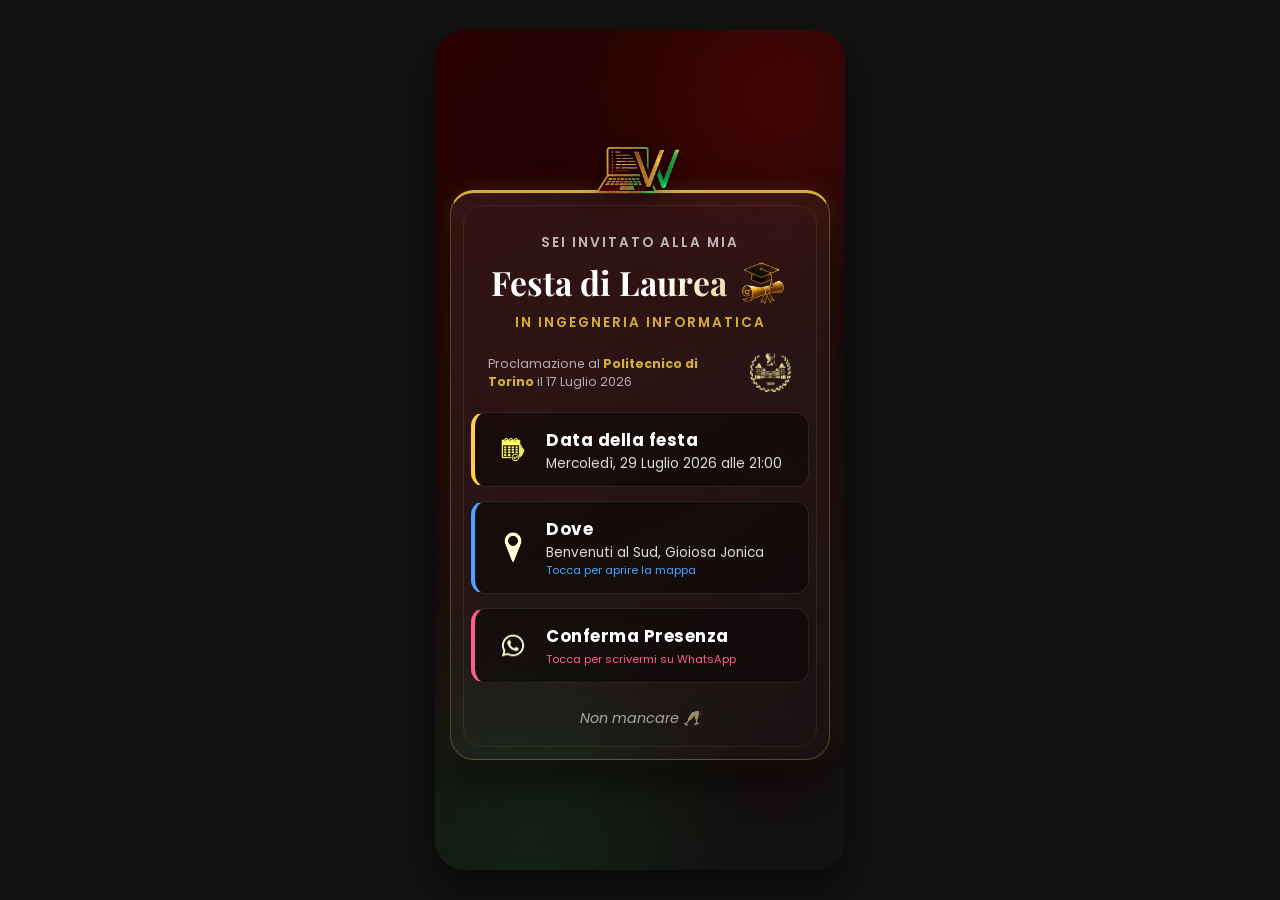
<file: index.html>
<!DOCTYPE html>
<html lang="it">
<head>
    <meta charset="UTF-8">
    <meta name="viewport" content="width=device-width, initial-scale=1.0, maximum-scale=1.0, user-scalable=no, viewport-fit=cover">
    <title>Invito alla Laurea di Elena</title>
    <link href="https://fonts.googleapis.com/css2?family=Poppins:wght@400;600;700&family=Playfair+Display:wght@500;600;700&display=swap" rel="stylesheet">
    
    <style>

        html, body {
            margin: 0 !important;
            padding: 0 !important;
            width: 100% !important;
            height: 100% !important;
            overflow: hidden !important;
            position: fixed !important;
            top: 0 !important;
            left: 0 !important;
            touch-action: none !important;
            overscroll-behavior: none !important;
            background-color: #121212;
        }

        :root {
            --rosso-laurea: #990000;      
            --oro-premium: #D4AF37;        
            --verde-acceso: #00FF66;       
            --scuro-bg: #121212;           
            --testo-light: #FFFFFF;
            
            --social-color: #4da3ff;
            --quiz-color: #ffcc4d;
            --ranking-color: #ff5c8a;
        }

        * {
            margin: 0;
            padding: 0;
            box-sizing: border-box;
            font-family: 'Poppins', sans-serif;
            -webkit-user-select: none;
            user-select: none;
            -webkit-touch-callout: none;
        }

        .mobile-container {
            position: absolute !important;
            top: 0; left: 0; right: 0; bottom: 0;
            width: 100%;
            height: 100%;
            background: radial-gradient(circle at top left, #2a0000, #121212);
            overflow: hidden !important;
            display: flex;
            flex-direction: column;
            justify-content: center;
            align-items: center;
            padding: 15px;
            z-index: 10;
        }

        @media (min-width: 480px) {
            body { display: flex; justify-content: center; align-items: center; }
            .mobile-container {
                position: relative !important;
                width: 410px; height: 840px; border-radius: 30px;
                box-shadow: 0 20px 40px rgba(0,0,0,0.5);
            }
        }

        .tech-bg-element {
            position: absolute;
            pointer-events: none;
            z-index: 1;
            opacity: 0.25;
            animation: floatCircuit 14s infinite linear;
        }
        .circuit-1 { top: 12%; left: 6%; width: 50px; height: 50px; border-left: 2px solid var(--oro-premium); border-bottom: 2px solid var(--oro-premium); }
        .circuit-1::after { content: ''; position: absolute; bottom: -4px; right: 0; width: 6px; height: 6px; background: var(--oro-premium); border-radius: 50%; }
        
        .circuit-2 { bottom: 12%; right: 6%; width: 60px; height: 40px; border-right: 2px solid var(--rosso-laurea); border-top: 2px solid var(--rosso-laurea); animation-duration: 18s; }
        .circuit-2::after { content: ''; position: absolute; top: -4px; left: 0; width: 6px; height: 6px; background: var(--rosso-laurea); border-radius: 50%; }

        .circuit-3 { top: 45%; right: 5%; width: 40px; height: 50px; border-right: 2px solid var(--oro-premium); border-bottom: 2px solid var(--oro-premium); animation-duration: 16s; animation-direction: reverse; }
        .circuit-3::after { content: ''; position: absolute; bottom: -4px; left: 0; width: 6px; height: 6px; background: var(--oro-premium); border-radius: 50%; }

        .confetto {
            position: absolute;
            pointer-events: none;
            z-index: 1;
            opacity: 0;
            animation: rainFall 7s infinite linear;
        }

        .oro { background: var(--oro-premium); }
        .rosso { background: var(--rosso-laurea); }
        .bianco { background: #ffffff; }
        
        .triangolo { clip-path: polygon(50% 0%, 0% 100%, 100% 100%); width: 12px; height: 12px; }
        .quadrato { width: 9px; height: 9px; }
        .rettangolo { width: 5px; height: 11px; border-radius: 2px; }
        .cerchio { width: 8px; height: 8px; border-radius: 50%; }

        .c1 { left: 8%; top: -5%; animation-delay: 0s; animation-duration: 6s; }
        .c2 { left: 22%; top: -5%; animation-delay: 1.5s; animation-duration: 7.5s; }
        .c3 { left: 35%; top: -5%; animation-delay: 3.2s; animation-duration: 5.8s; }
        .c4 { left: 50%; top: -5%; animation-delay: 0.8s; animation-duration: 8s; }
        .c5 { left: 68%; top: -5%; animation-delay: 2.1s; animation-duration: 6.4s; }
        .c6 { left: 82%; top: -5%; animation-delay: 4s; animation-duration: 7.2s; }
        .c7 { left: 90%; top: -5%; animation-delay: 1.2s; animation-duration: 5.2s; }
        
        .c8 { left: 15%; top: -5%; animation-delay: 3.8s; animation-duration: 6.7s; }
        .c9 { left: 28%; top: -5%; animation-delay: 5.2s; animation-duration: 5.5s; }
        .c10 { left: 45%; top: -5%; animation-delay: 2.7s; animation-duration: 7.1s; }
        .c11 { left: 60%; top: -5%; animation-delay: 4.5s; animation-duration: 6.2s; }
        .c12 { left: 75%; top: -5%; animation-delay: 0.3s; animation-duration: 7.9s; }
        @keyframes rainFall {
            0% {
                top: -5%;
                transform: translateX(0) rotate(0deg);
                opacity: 0;
            }
            10% {
                opacity: 0.5;
            }
            90% {
                opacity: 0.5;
            }
            100% {
                top: 105%;
                transform: translateX(25px) rotate(540deg);
                opacity: 0;
            }
        }

        .geo-shape { position: absolute; border-radius: 50%; filter: blur(70px); z-index: 1; opacity: 0.35; pointer-events: none; }
        .shape-1 { top: -50px; right: -50px; width: 230px; height: 230px; background: var(--rosso-laurea); }
        .shape-2 { bottom: -80px; left: -50px; width: 280px; height: 280px; background: var(--verde-acceso); opacity: 0.08; }
        .main-content { width: 100%; z-index: 5; display: flex; flex-direction: column; align-items: center; }
        .top-logo-container { margin-bottom: -15px; z-index: 6; }
        .top-logo { width: 90px; height: auto; display: block; filter: drop-shadow(0 4px 8px rgba(0,0,0,0.5)); }

        .card {
            position: relative;
            background: linear-gradient(145deg, rgba(255, 255, 255, 0.07), rgba(255, 255, 255, 0.02));
            backdrop-filter: blur(20px);
            -webkit-backdrop-filter: blur(20px);
            border: 1px solid rgba(255, 215, 120, 0.25);
            border-top: 3px solid #D4AF37;
            padding: 40px 20px 30px 20px;
            border-radius: 24px;
            width: 100%;
            box-shadow: 0 20px 40px rgba(0,0,0,0.6), 0 0 25px rgba(212,175,55,0.15);
            text-align: center;
        }

        .card::before {
            content: ""; position: absolute; inset: 12px; border-radius: 20px;
            border: 1px solid rgba(212,175,55,0.12); pointer-events: none;
        }

        .header { margin-bottom: 20px; }
        .pre-title { font-size: 0.85rem; color: rgba(255, 255, 255, 0.7); text-transform: uppercase; letter-spacing: 2px; font-weight: 600; margin-bottom: 4px; }
        
        .title {
            font-family: 'Playfair Display', serif; font-size: 2.1rem; font-weight: 700; line-height: 1.2;
            background: linear-gradient(135deg, #ffffff 55%, #D4AF37); -webkit-background-clip: text; -webkit-text-fill-color: transparent;
            margin-bottom: 6px; display: flex; align-items: center; justify-content: center; gap: 8px;
        }

        .title-icon { width: 55px; height: auto; }
        .subtitle { font-size: 0.85rem; color: var(--oro-premium); text-transform: uppercase; letter-spacing: 2px; font-weight: 600; }

        /* Politecnico */
        .poli-section { display: flex; align-items: center; justify-content: center; gap: 12px; margin-bottom: 20px; padding: 0 10px; }
        .poli-text { font-size: 0.78rem; color: rgba(255, 255, 255, 0.65); text-align: left; line-height: 1.4; max-width: 250px; }
        .poli-text strong { color: var(--oro-premium); }
        .poli-logo { width: 42px; height: auto; }

        /* Pulsanti */
        .menu-navigation { display: flex; flex-direction: column; gap: 14px; width: 100%; }
        
        .btn-nav {
            position: relative; overflow: hidden; display: flex; align-items: center;
            background: rgba(0, 0, 0, 0.4); border: 1.5px solid rgba(255, 255, 255, 0.1);
            padding: 14px 20px; border-radius: 14px; text-decoration: none; color: white; text-align: left; gap: 15px;
            -webkit-tap-highlight-color: transparent;
        }

        .btn-icon-wrapper { width: 36px; height: 36px; display: flex; justify-content: center; align-items: center; flex-shrink: 0; }
        .btn-img { max-width: 120%; max-height: 800%; object-fit: contain; }
        .btn-img2 { max-width: 100%; max-height: 90%; object-fit: contain; }
        .btn-text h3 { font-size: 1.05rem; font-weight: 700; margin-bottom: 2px; letter-spacing: 0.5px; }
        .btn-text p { font-size: 0.85rem; color: rgba(255, 255, 255, 0.85); line-height: 1.3; }

        .img-gold { filter: invert(100%) sepia(100%) saturate(400%) hue-rotate(5deg) brightness(1.1); }

        .btn-social { border-left: 4px solid var(--social-color); }
        .btn-quiz { border-left: 4px solid var(--quiz-color); }
        .btn-ranking { border-left: 4px solid var(--ranking-color); }

        a.btn-nav::before {
            content: ""; position: absolute; top: 0; left: -120px; width: 60px; height: 100%;
            background: rgba(255, 255, 255, 0.15); transform: skewX(-25deg); transition: 0.5s;
        }
        a.btn-nav:active::before { left: 130%; }

        .invitation-footer { margin-top: 25px; }
        .invitation-footer p { font-size: 0.9rem; color: rgba(255, 255, 255, 0.6); font-style: italic; }
    </style>
</head>
<body>

    <div class="mobile-container" id="lockContainer">
        <div class="geo-shape shape-1"></div>
        <div class="geo-shape shape-2"></div>

        <div class="confetto oro quadrato c1"></div>
        <div class="confetto rosso cerchio c2"></div>
        <div class="confetto bianco rettangolo c3"></div>
        <div class="confetto oro triangolo c4"></div>
        <div class="confetto rosso quadrato c5"></div>
        <div class="confetto oro cerchio c6"></div>
        <div class="confetto bianco triangolo c7"></div>
        
        <div class="confetto rosso rettangolo c8"></div>
        <div class="confetto oro quadrato c9"></div>
        <div class="confetto bianco cerchio c10"></div>
        <div class="confetto rosso triangolo c11"></div>
        <div class="confetto oro rettangolo c12"></div>

        <div class="main-content">
            <div class="top-logo-container">
                <img src="images/computer.png" alt="Computer" class="top-logo">
            </div>

            <div class="card">
                <header class="header">
                    <p class="pre-title">Sei invitato alla mia</p>
                    <h1 class="title">
                        Festa di Laurea
                        <img src="images/diploma.png" alt="Diploma" class="title-icon">
                    </h1>
                    <p class="subtitle">in Ingegneria Informatica</p>
                </header>

                <div class="poli-section">
                    <p class="poli-text">Proclamazione al <strong>Politecnico di Torino</strong> il 17 Luglio 2026</p>
                    <img src="images/poli.png" alt="PoliTo" class="poli-logo img-gold">
                </div>
                
                <div class="menu-navigation">
                    <div class="btn-nav btn-quiz">
                        <div class="btn-icon-wrapper">
                            <img src="images/calendario.png" alt="Calendario" class="btn-img img-gold">
                        </div>
                        <div class="btn-text">
                            <h3>Data della festa</h3>
                            <p>Mercoledì, 29 Luglio 2026 alle 21:00</p>
                        </div>
                    </div>

                    <a href="https://www.google.com/maps/search/?api=1&query=Benvenuti+Al+Sud+Viale+delle+Rimembranze+Gioiosa+Ionica" target="_blank" class="btn-nav btn-social">
                        <div class="btn-icon-wrapper">
                            <img src="images/posizione.png" alt="Mappa" class="btn-img2 img-gold">
                        </div>
                        <div class="btn-text">
                            <h3>Dove</h3>
                            <p>Benvenuti al Sud, Gioiosa Jonica</p>
                            <small style="font-size: 0.7rem; color: var(--social-color); display: block;">Tocca per aprire la mappa</small>
                        </div>
                    </a>
                    <a href="https://wa.me/3456384780?text=Ciao%20Elena!%20Confermo%20con%20piacere%20la%20mia%20presenza%20alla%20tua%20festa%20di%20laurea!" target="_blank" class="btn-nav btn-ranking">
                        <div class="btn-icon-wrapper">
                            <img src="images/conferma.png" alt="Conferma" class="btn-img img-gold">
                        </div>
                        <div class="btn-text">
                            <h3>Conferma Presenza</h3>
                            <small style="font-size: 0.7rem; color: var(--ranking-color); display: block;">Tocca per scrivermi su WhatsApp</small>
                        </div>
                    </a>
                </div>
                
                <footer class="invitation-footer">
                    <p>Non mancare 🥂</p>
                </footer>
            </div>
        </div>
    </div>

    <script>
        function blockEvent(e) { e.preventDefault(); }
        window.addEventListener('touchmove', blockEvent, { passive: false });
        window.addEventListener('scroll', blockEvent, { passive: false });
        document.getElementById('lockContainer').addEventListener('touchmove', blockEvent, { passive: false });

        const activeLinks = document.querySelectorAll('a.btn-nav');
        activeLinks.forEach(link => {
            link.addEventListener('touchstart', function(e) {
                e.stopPropagation();
            }, { passive: true });
        });
    </script>
</body>
</html>
</file>
